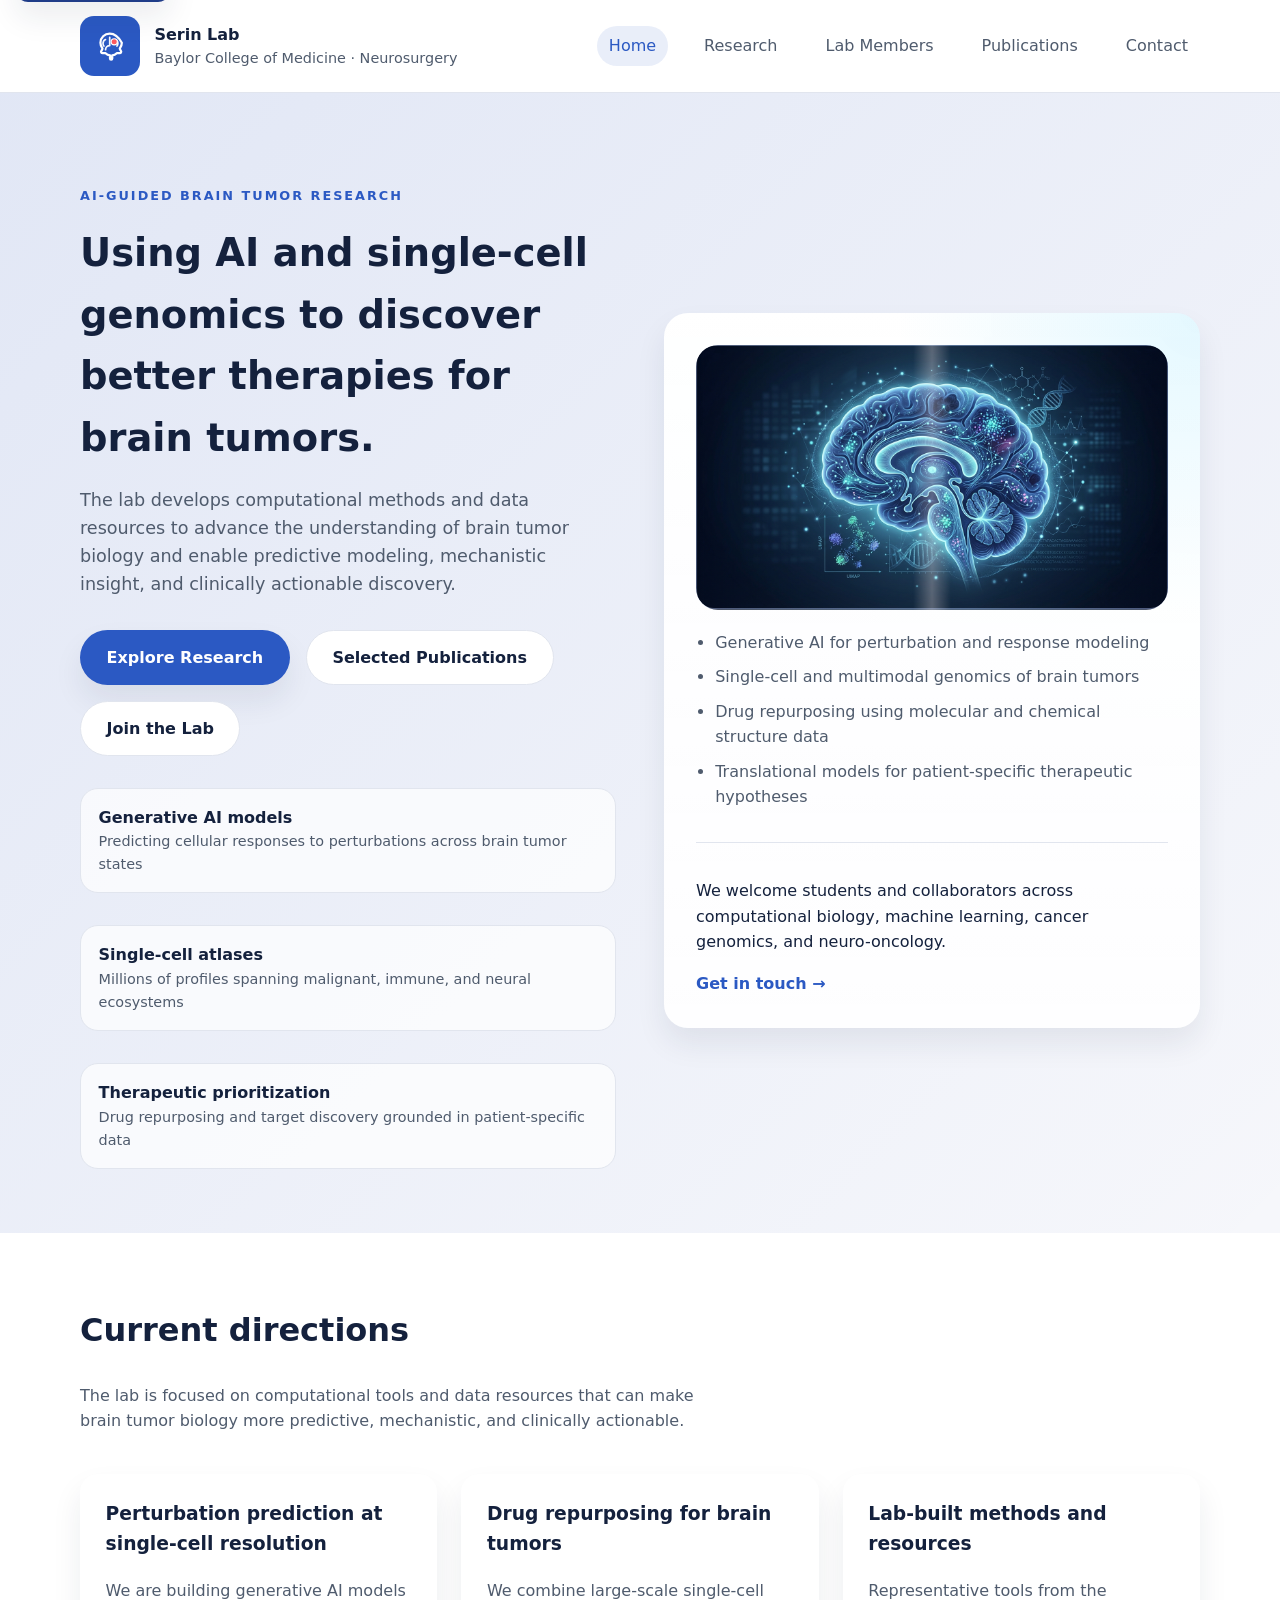
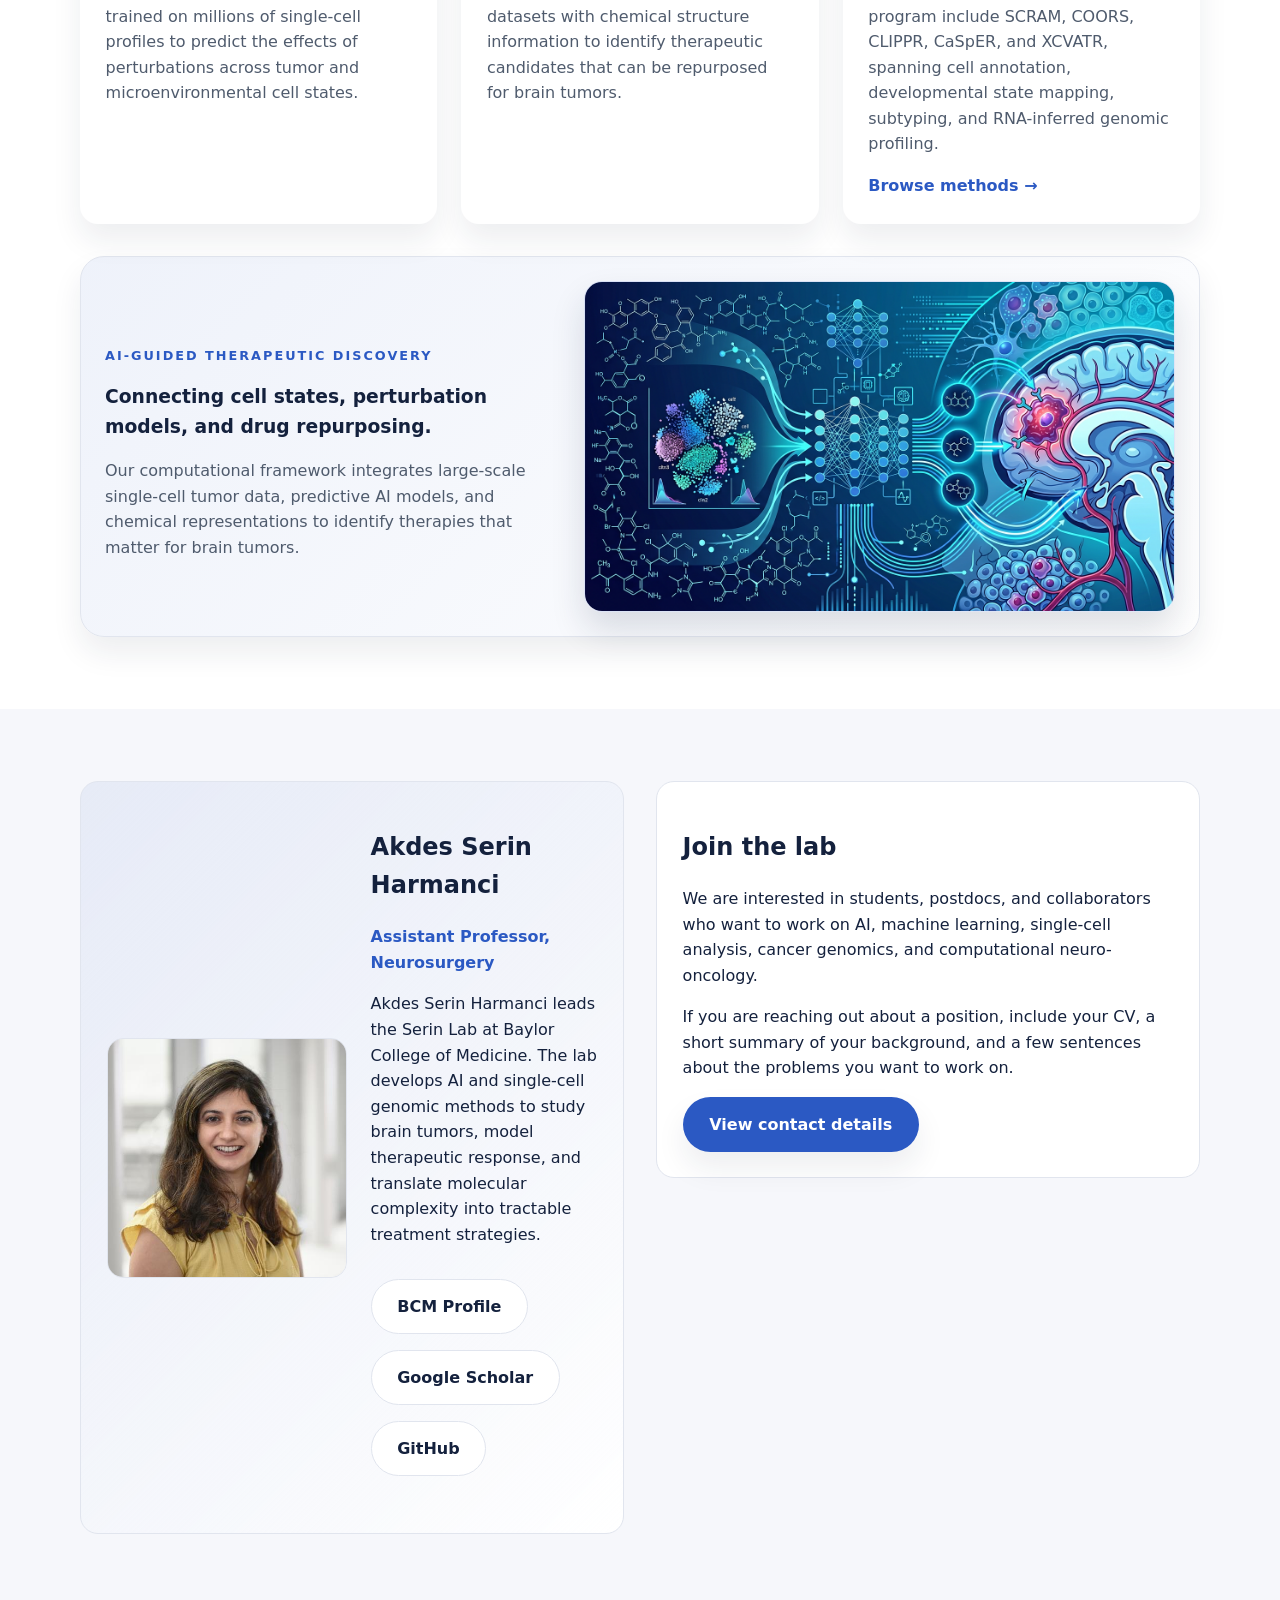
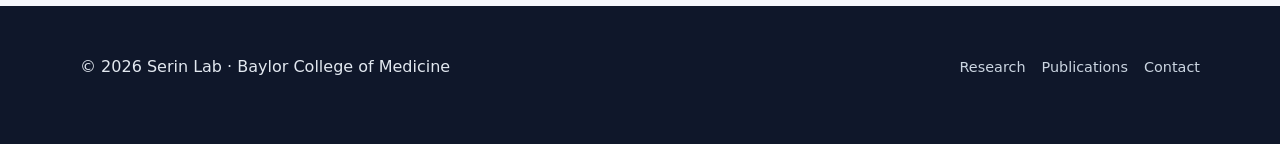
<file: index.html>
<!doctype html>
<html lang="en">
  <head>
    <meta charset="utf-8" />
    <meta name="viewport" content="width=device-width, initial-scale=1" />
    <title>Serin Lab | AI for Brain Tumors</title>
    <meta
      name="description"
      content="Serin Lab at Baylor College of Medicine develops generative AI and single-cell genomic methods for brain tumor biology, perturbation modeling, and therapeutic discovery."
    />
    <meta name="theme-color" content="#2b59c3" />
    <meta property="og:title" content="Serin Lab | AI for Brain Tumors" />
    <meta
      property="og:description"
      content="Generative AI, single-cell genomics, and computational methods for brain tumor biology, perturbation modeling, and therapeutic discovery."
    />
    <meta property="og:type" content="website" />
    <meta property="og:url" content="https://serinlab.org/" />
    <meta property="og:site_name" content="Serin Lab" />
    <link rel="canonical" href="https://serinlab.org/" />
    <link rel="icon" href="favicon.svg" type="image/svg+xml" />
    <link rel="stylesheet" href="styles.css" />
  </head>
  <body class="home-page">
    <a class="skip-link" href="#main-content">Skip to content</a>
    <header class="site-header">
      <div class="container header-inner">
        <a class="brand brand-link" href="index.html" aria-label="Serin Lab home">
          <div class="brand-mark" aria-hidden="true">SL</div>
          <div>
            <p class="brand-title">Serin Lab</p>
            <p class="brand-subtitle">Baylor College of Medicine · Neurosurgery</p>
          </div>
        </a>
        <button
          class="nav-toggle"
          id="navToggle"
          aria-label="Toggle navigation"
          aria-expanded="false"
          aria-controls="siteNav"
        >
          <span></span>
          <span></span>
          <span></span>
        </button>
        <nav class="nav" id="siteNav">
          <a href="index.html">Home</a>
          <a href="research.html">Research</a>
          <a href="members.html">Lab Members</a>
          <a href="publications.html">Publications</a>
          <a href="contact.html">Contact</a>
        </nav>
      </div>
    </header>

    <main id="main-content">
      <section class="hero">
        <div class="container hero-grid">
          <div>
            <p class="eyebrow">AI-guided brain tumor research</p>
            <h1>Using AI and single-cell genomics to discover better therapies for brain tumors.</h1>
            <p class="lead">
              The lab develops computational methods and data resources to advance
              the understanding of brain tumor biology and enable predictive
              modeling, mechanistic insight, and clinically actionable discovery.
            </p>
            <div class="cta-row">
              <a class="button primary" href="research.html">Explore Research</a>
              <a class="button ghost" href="publications.html">Selected Publications</a>
              <a class="button ghost" href="contact.html">Join the Lab</a>
            </div>
            <div class="hero-stats">
              <div>
                <p class="stat-number">Generative AI models</p>
                <p class="stat-label">Predicting cellular responses to perturbations across brain tumor states</p>
              </div>
              <div>
                <p class="stat-number">Single-cell atlases</p>
                <p class="stat-label">Millions of profiles spanning malignant, immune, and neural ecosystems</p>
              </div>
              <div>
                <p class="stat-number">Therapeutic prioritization</p>
                <p class="stat-label">Drug repurposing and target discovery grounded in patient-specific data</p>
              </div>
            </div>
          </div>
          <div class="hero-card hero-card-animated" data-hero-card>
            <div class="hero-visual-wrap">
              <span class="hero-visual-backdrop" aria-hidden="true"></span>
              <span class="hero-scanline" aria-hidden="true"></span>
              <span class="hero-orbit hero-orbit-one" aria-hidden="true"></span>
              <span class="hero-orbit hero-orbit-two" aria-hidden="true"></span>
              <span class="hero-pulse hero-pulse-one" aria-hidden="true"></span>
              <span class="hero-pulse hero-pulse-two" aria-hidden="true"></span>
              <img
                class="hero-visual"
                src="images/ai/brain-tumor-hero.png"
                alt="Abstract AI and single-cell genomics illustration of a brain tumor research program"
              />
            </div>
            <ul>
              <li>Generative AI for perturbation and response modeling</li>
              <li>Single-cell and multimodal genomics of brain tumors</li>
              <li>Drug repurposing using molecular and chemical structure data</li>
              <li>Translational models for patient-specific therapeutic hypotheses</li>
            </ul>
            <div class="hero-card-footer">
              <p>
                We welcome students and collaborators across computational biology,
                machine learning, cancer genomics, and neuro-oncology.
              </p>
              <a class="text-link" href="contact.html">Get in touch →</a>
            </div>
          </div>
        </div>
      </section>

      <section class="section alt">
        <div class="container">
          <div class="section-header">
            <h2>Current directions</h2>
            <p>
              The lab is focused on computational tools and data resources that can
              make brain tumor biology more predictive, mechanistic, and clinically
              actionable.
            </p>
          </div>
          <div class="card-grid">
            <article class="card">
              <h3>Perturbation prediction at single-cell resolution</h3>
              <p>
                We are building generative AI models trained on millions of
                single-cell profiles to predict the effects of perturbations across
                tumor and microenvironmental cell states.
              </p>
            </article>
            <article class="card">
              <h3>Drug repurposing for brain tumors</h3>
              <p>
                We combine large-scale single-cell datasets with chemical structure
                information to identify therapeutic candidates that can be
                repurposed for brain tumors.
              </p>
            </article>
            <article class="card">
              <h3>Lab-built methods and resources</h3>
              <p>
                Representative tools from the program include SCRAM, COORS, CLIPPR,
                CaSpER, and XCVATR, spanning cell annotation, developmental state
                mapping, subtyping, and RNA-inferred genomic profiling.
              </p>
              <a class="text-link" href="publications.html">Browse methods →</a>
            </article>
          </div>
          <div class="feature-visual-card">
            <div class="feature-visual-copy">
              <p class="eyebrow">AI-guided therapeutic discovery</p>
              <h3>Connecting cell states, perturbation models, and drug repurposing.</h3>
              <p>
                Our computational framework integrates large-scale single-cell
                tumor data, predictive AI models, and chemical representations to
                identify therapies that matter for brain tumors.
              </p>
            </div>
            <img
              class="feature-visual"
              src="images/ai/drug-discovery-panel.png"
              alt="Abstract illustration of AI-guided drug discovery for brain tumors"
            />
          </div>
        </div>
      </section>

      <section class="section">
        <div class="container contact-grid">
          <div class="contact-card alt member-feature">
            <img
              class="member-photo member-photo-large"
              src="images/people/akdes-serin-harmanci.png"
              alt="Portrait of Akdes Serin Harmanci"
            />
            <div>
              <h2>Akdes Serin Harmanci</h2>
              <p class="member-role">Assistant Professor, Neurosurgery</p>
              <p>
                Akdes Serin Harmanci leads the Serin Lab at Baylor College of Medicine.
                The lab develops AI and single-cell genomic methods to study brain
                tumors, model therapeutic response, and translate molecular complexity
                into tractable treatment strategies.
              </p>
              <div class="cta-row">
                <a
                  class="button ghost"
                  href="https://bcm.edu/people-search/akdes-serin-harmanci-73146"
                  target="_blank"
                  rel="noopener noreferrer"
                >
                  BCM Profile
                </a>
                <a
                  class="button ghost"
                  href="https://scholar.google.com/citations?user=MxQho6gAAAAJ&hl=en"
                  target="_blank"
                  rel="noopener noreferrer"
                >
                  Google Scholar
                </a>
                <a
                  class="button ghost"
                  href="https://github.com/akdess"
                  target="_blank"
                  rel="noopener noreferrer"
                >
                  GitHub
                </a>
              </div>
            </div>
          </div>
          <div class="contact-card">
            <h2>Join the lab</h2>
            <p>
              We are interested in students, postdocs, and collaborators who want
              to work on AI, machine learning, single-cell analysis, cancer
              genomics, and computational neuro-oncology.
            </p>
            <p>
              If you are reaching out about a position, include your CV, a short
              summary of your background, and a few sentences about the problems you
              want to work on.
            </p>
            <a class="button primary" href="contact.html">View contact details</a>
          </div>
        </div>
      </section>
    </main>

    <footer class="site-footer">
      <div class="container footer-inner">
        <p>© <span id="year"></span> Serin Lab · Baylor College of Medicine</p>
        <div class="footer-links">
          <a href="research.html">Research</a>
          <a href="publications.html">Publications</a>
          <a href="contact.html">Contact</a>
        </div>
      </div>
    </footer>

    <script src="main.js"></script>
  </body>
</html>
</file>
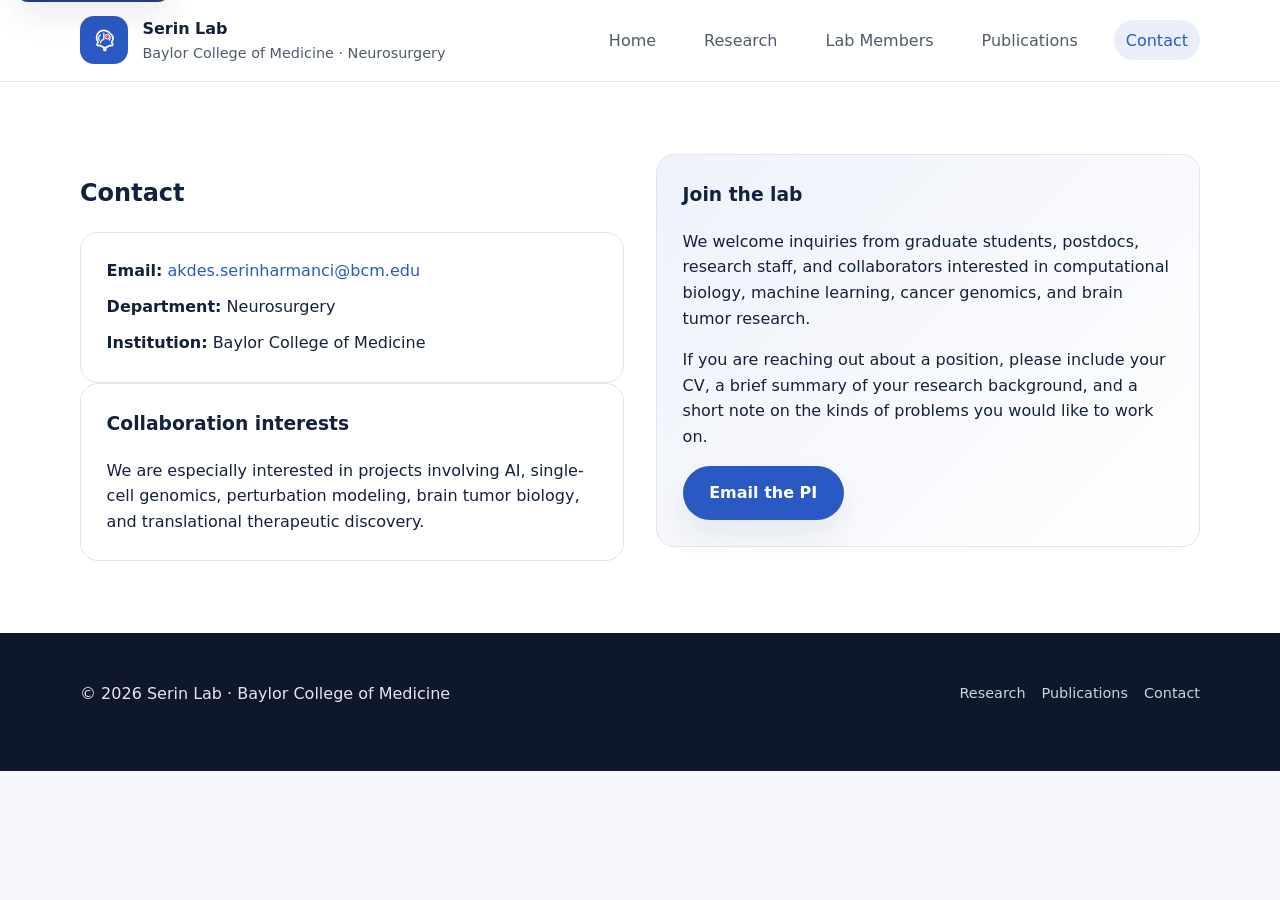
<file: contact.html>
<!doctype html>
<html lang="en">
  <head>
    <meta charset="utf-8" />
    <meta name="viewport" content="width=device-width, initial-scale=1" />
    <title>Contact | Serin Lab</title>
    <meta
      name="description"
      content="Contact the Serin Lab at Baylor College of Medicine for collaborations, recruitment, and AI-driven brain tumor research inquiries."
    />
    <meta name="theme-color" content="#2b59c3" />
    <meta property="og:title" content="Contact | Serin Lab" />
    <meta
      property="og:description"
      content="Reach out to the Serin Lab for collaborations, student recruitment, and brain tumor AI research inquiries."
    />
    <meta property="og:type" content="website" />
    <meta property="og:url" content="https://serinlab.org/contact.html" />
    <meta property="og:site_name" content="Serin Lab" />
    <link rel="canonical" href="https://serinlab.org/contact.html" />
    <link rel="icon" href="favicon.svg" type="image/svg+xml" />
    <link rel="stylesheet" href="styles.css" />
  </head>
  <body>
    <a class="skip-link" href="#main-content">Skip to content</a>
    <header class="site-header">
      <div class="container header-inner">
        <a class="brand brand-link" href="index.html" aria-label="Serin Lab home">
          <div class="brand-mark" aria-hidden="true">SL</div>
          <div>
            <p class="brand-title">Serin Lab</p>
            <p class="brand-subtitle">Baylor College of Medicine · Neurosurgery</p>
          </div>
        </a>
        <button
          class="nav-toggle"
          id="navToggle"
          aria-label="Toggle navigation"
          aria-expanded="false"
          aria-controls="siteNav"
        >
          <span></span>
          <span></span>
          <span></span>
        </button>
        <nav class="nav" id="siteNav">
          <a href="index.html">Home</a>
          <a href="research.html">Research</a>
          <a href="members.html">Lab Members</a>
          <a href="publications.html">Publications</a>
          <a href="contact.html">Contact</a>
        </nav>
      </div>
    </header>

    <main id="main-content">
      <section class="section alt">
        <div class="container contact-grid">
          <div>
            <h1>Contact</h1>
            <div class="contact-card">
              <ul class="contact-list">
                <li>
                  <strong>Email:</strong>
                  <a href="mailto:akdes.serinharmanci@bcm.edu">akdes.serinharmanci@bcm.edu</a>
                </li>
                <li><strong>Department:</strong> Neurosurgery</li>
                <li><strong>Institution:</strong> Baylor College of Medicine</li>
              </ul>
            </div>
            <div class="contact-card">
              <h3>Collaboration interests</h3>
              <p>
                We are especially interested in projects involving AI, single-cell
                genomics, perturbation modeling, brain tumor biology, and
                translational therapeutic discovery.
              </p>
            </div>
          </div>
          <div class="contact-card alt">
            <h3>Join the lab</h3>
            <p>
              We welcome inquiries from graduate students, postdocs, research
              staff, and collaborators interested in computational biology,
              machine learning, cancer genomics, and brain tumor research.
            </p>
            <p>
              If you are reaching out about a position, please include your CV, a
              brief summary of your research background, and a short note on the
              kinds of problems you would like to work on.
            </p>
            <a class="button primary" href="mailto:akdes.serinharmanci@bcm.edu">
              Email the PI
            </a>
          </div>
        </div>
      </section>
    </main>

    <footer class="site-footer">
      <div class="container footer-inner">
        <p>© <span id="year"></span> Serin Lab · Baylor College of Medicine</p>
        <div class="footer-links">
          <a href="research.html">Research</a>
          <a href="publications.html">Publications</a>
          <a href="contact.html">Contact</a>
        </div>
      </div>
    </footer>

    <script src="main.js"></script>
  </body>
</html>
</file>
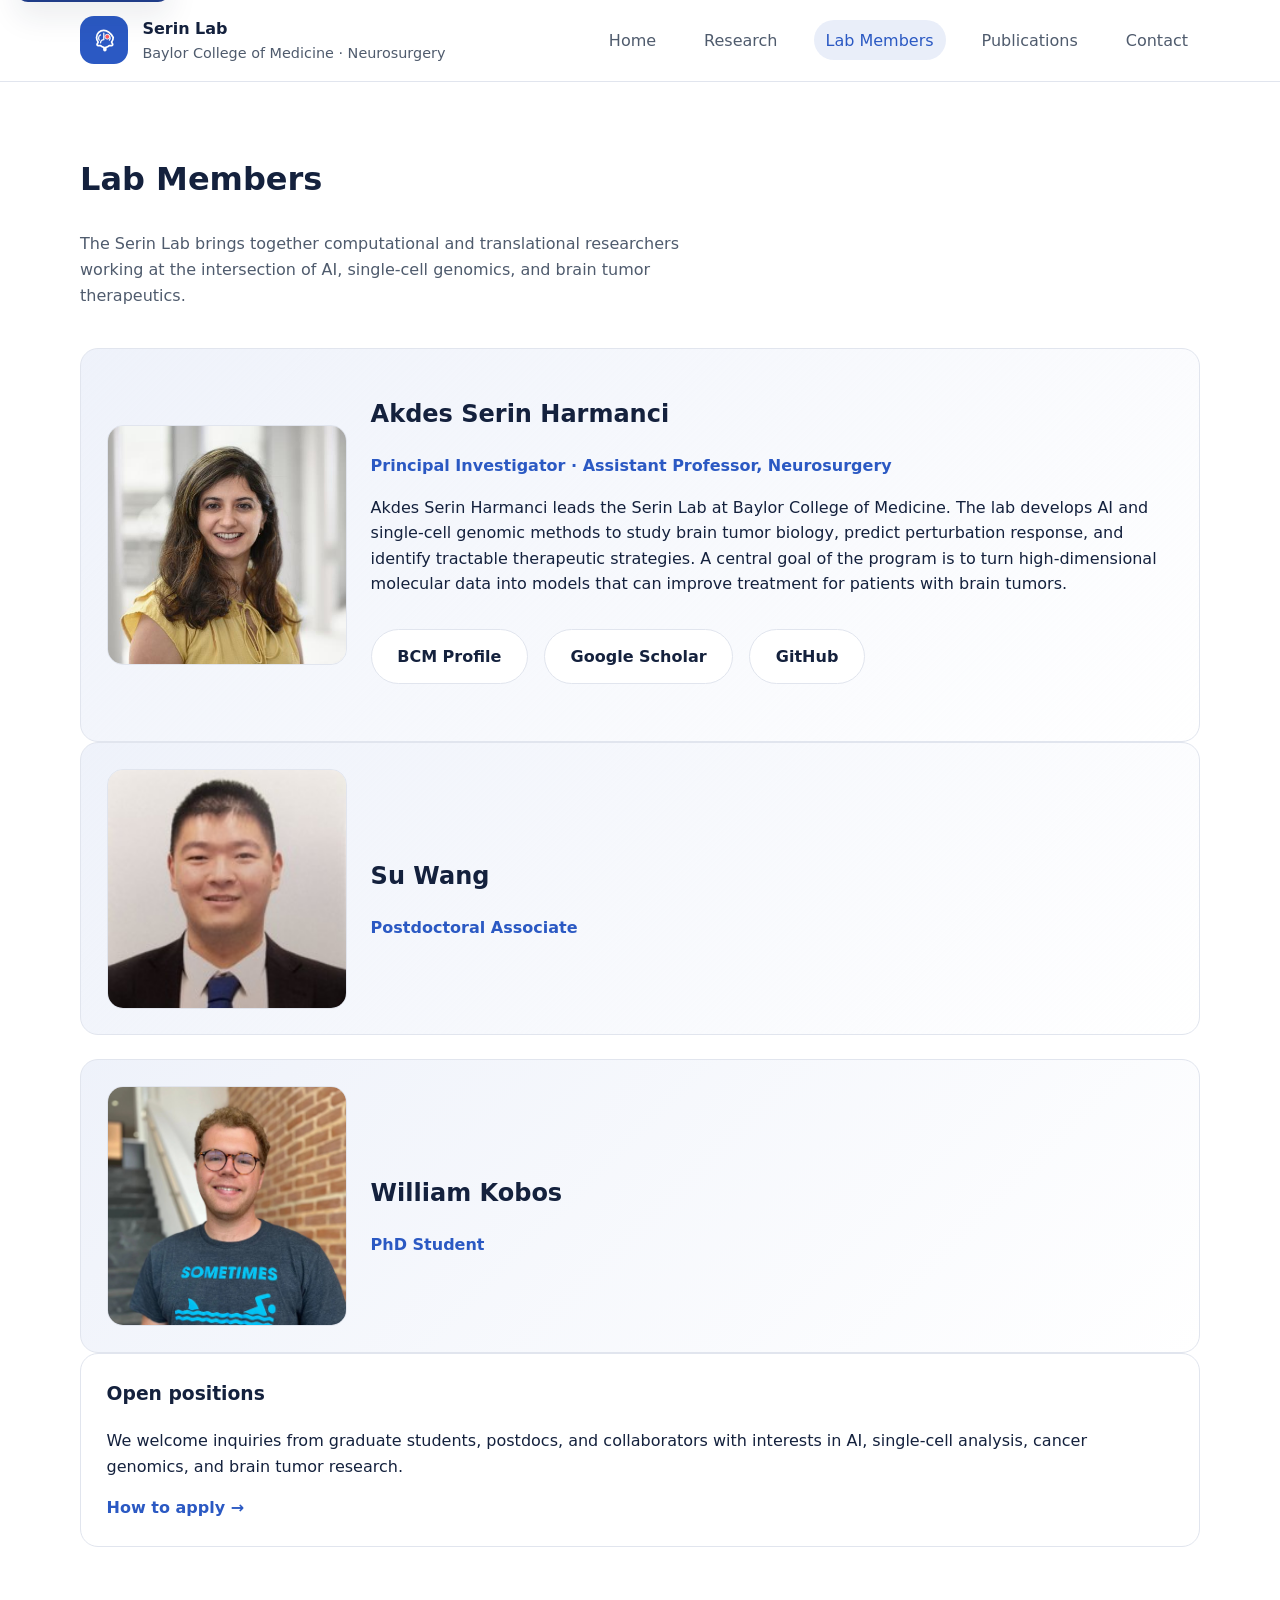
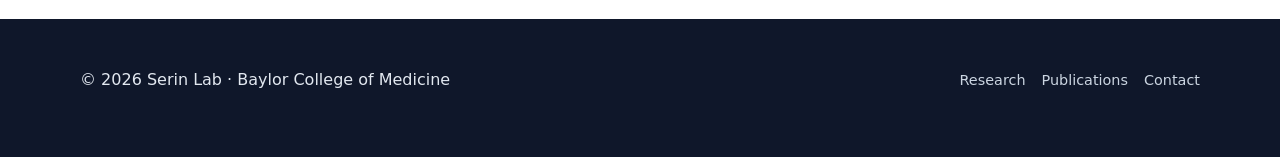
<file: members.html>
<!doctype html>
<html lang="en">
  <head>
    <meta charset="utf-8" />
    <meta name="viewport" content="width=device-width, initial-scale=1" />
    <title>Lab Members | Serin Lab</title>
    <meta
      name="description"
      content="Meet the Serin Lab team at Baylor College of Medicine and learn about the lab's AI-driven research mission in brain tumors."
    />
    <meta name="theme-color" content="#2b59c3" />
    <meta property="og:title" content="Lab Members | Serin Lab" />
    <meta
      property="og:description"
      content="Meet the investigators and students in the Serin Lab and learn about opportunities to join."
    />
    <meta property="og:type" content="website" />
    <meta property="og:url" content="https://serinlab.org/members.html" />
    <meta property="og:site_name" content="Serin Lab" />
    <link rel="canonical" href="https://serinlab.org/members.html" />
    <link rel="icon" href="favicon.svg" type="image/svg+xml" />
    <link rel="stylesheet" href="styles.css" />
  </head>
  <body>
    <a class="skip-link" href="#main-content">Skip to content</a>
    <header class="site-header">
      <div class="container header-inner">
        <a class="brand brand-link" href="index.html" aria-label="Serin Lab home">
          <div class="brand-mark" aria-hidden="true">SL</div>
          <div>
            <p class="brand-title">Serin Lab</p>
            <p class="brand-subtitle">Baylor College of Medicine · Neurosurgery</p>
          </div>
        </a>
        <button
          class="nav-toggle"
          id="navToggle"
          aria-label="Toggle navigation"
          aria-expanded="false"
          aria-controls="siteNav"
        >
          <span></span>
          <span></span>
          <span></span>
        </button>
        <nav class="nav" id="siteNav">
          <a href="index.html">Home</a>
          <a href="research.html">Research</a>
          <a href="members.html">Lab Members</a>
          <a href="publications.html">Publications</a>
          <a href="contact.html">Contact</a>
        </nav>
      </div>
    </header>

    <main id="main-content">
      <section class="section alt">
        <div class="container">
          <div class="section-header">
            <h1>Lab Members</h1>
            <p>
              The Serin Lab brings together computational and translational
              researchers working at the intersection of AI, single-cell genomics,
              and brain tumor therapeutics.
            </p>
          </div>

          <div class="contact-card alt member-feature">
            <img
              class="member-photo member-photo-large"
              src="images/people/akdes-serin-harmanci.png"
              alt="Portrait of Akdes Serin Harmanci"
            />
            <div>
              <h2>Akdes Serin Harmanci</h2>
              <p class="member-role">Principal Investigator · Assistant Professor, Neurosurgery</p>
              <p>
                Akdes Serin Harmanci leads the Serin Lab at Baylor College of
                Medicine. The lab develops AI and single-cell genomic methods to
                study brain tumor biology, predict perturbation response, and
                identify tractable therapeutic strategies. A central goal of the
                program is to turn high-dimensional molecular data into models that
                can improve treatment for patients with brain tumors.
              </p>
              <div class="cta-row">
                <a
                  class="button ghost"
                  href="https://bcm.edu/people-search/akdes-serin-harmanci-73146"
                  target="_blank"
                  rel="noopener noreferrer"
                >
                  BCM Profile
                </a>
                <a
                  class="button ghost"
                  href="https://scholar.google.com/citations?user=MxQho6gAAAAJ&hl=en"
                  target="_blank"
                  rel="noopener noreferrer"
                >
                  Google Scholar
                </a>
                <a
                  class="button ghost"
                  href="https://github.com/akdess"
                  target="_blank"
                  rel="noopener noreferrer"
                >
                  GitHub
                </a>
              </div>
            </div>
          </div>

          <div class="member-grid member-list">
            <div class="contact-card alt member-feature">
              <img
                class="member-photo member-photo-large"
                src="images/people/su-wang.png"
                alt="Portrait of Su Wang"
              />
              <div>
                <h2>Su Wang</h2>
                <p class="member-role">Postdoctoral Associate</p>
              </div>
            </div>
            <div class="contact-card alt member-feature">
              <img
                class="member-photo member-photo-large"
                src="images/people/william-kobos.png"
                alt="Portrait of William Kobos"
              />
              <div>
                <h2>William Kobos</h2>
                <p class="member-role">PhD Student</p>
              </div>
            </div>
          </div>

          <div class="contact-grid">
            <div class="contact-card">
              <h3>Open positions</h3>
              <p>
                We welcome inquiries from graduate students, postdocs, and
                collaborators with interests in AI, single-cell analysis, cancer
                genomics, and brain tumor research.
              </p>
              <a class="text-link" href="contact.html">How to apply →</a>
            </div>
          </div>
        </div>
      </section>
    </main>

    <footer class="site-footer">
      <div class="container footer-inner">
        <p>© <span id="year"></span> Serin Lab · Baylor College of Medicine</p>
        <div class="footer-links">
          <a href="research.html">Research</a>
          <a href="publications.html">Publications</a>
          <a href="contact.html">Contact</a>
        </div>
      </div>
    </footer>

    <script src="main.js"></script>
  </body>
</html>
</file>
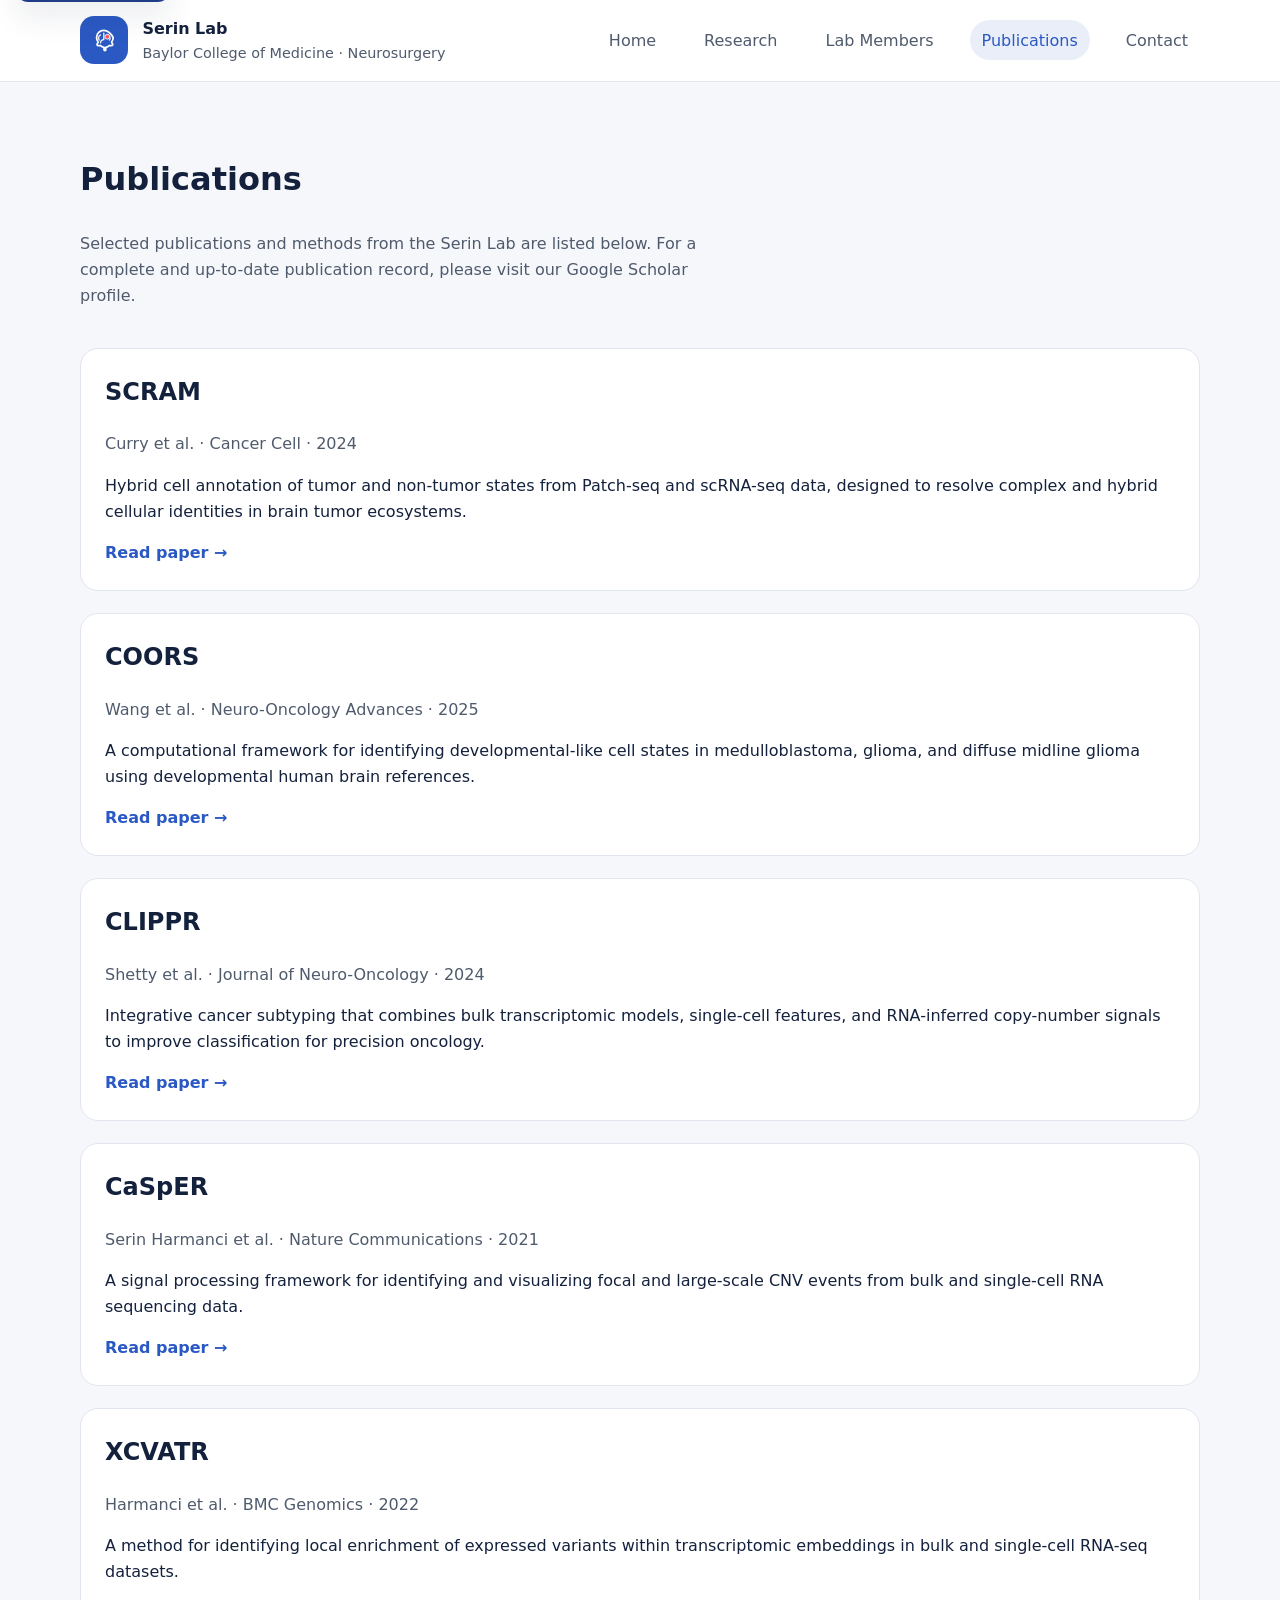
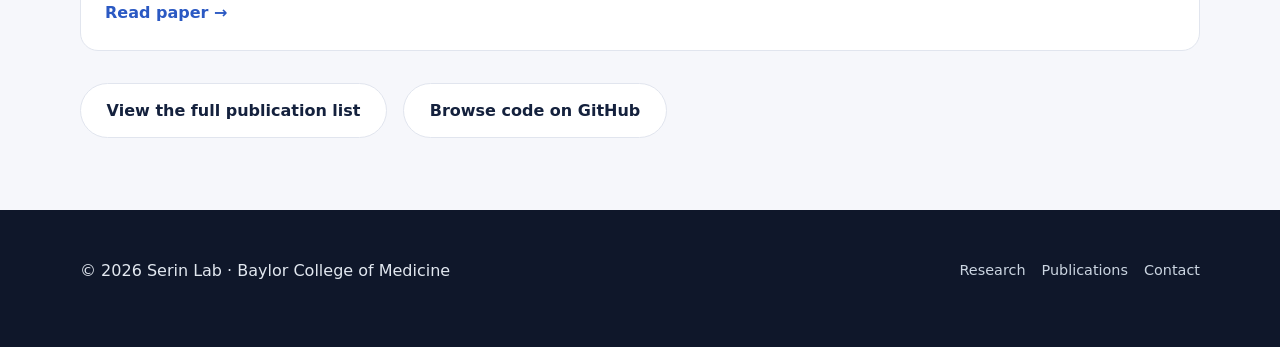
<file: publications.html>
<!doctype html>
<html lang="en">
  <head>
    <meta charset="utf-8" />
    <meta name="viewport" content="width=device-width, initial-scale=1" />
    <title>Publications | Serin Lab</title>
    <meta
      name="description"
      content="Selected publications and software from the Serin Lab, highlighting generative AI, single-cell genomics, tumor modeling, and computational neuro-oncology."
    />
    <meta name="theme-color" content="#2b59c3" />
    <meta property="og:title" content="Publications | Serin Lab" />
    <meta
      property="og:description"
      content="Browse selected publications and methods from the Serin Lab and visit the full Google Scholar profile."
    />
    <meta property="og:type" content="website" />
    <meta property="og:url" content="https://serinlab.org/publications.html" />
    <meta property="og:site_name" content="Serin Lab" />
    <link rel="canonical" href="https://serinlab.org/publications.html" />
    <link rel="icon" href="favicon.svg" type="image/svg+xml" />
    <link rel="stylesheet" href="styles.css" />
  </head>
  <body>
    <a class="skip-link" href="#main-content">Skip to content</a>
    <header class="site-header">
      <div class="container header-inner">
        <a class="brand brand-link" href="index.html" aria-label="Serin Lab home">
          <div class="brand-mark" aria-hidden="true">SL</div>
          <div>
            <p class="brand-title">Serin Lab</p>
            <p class="brand-subtitle">Baylor College of Medicine · Neurosurgery</p>
          </div>
        </a>
        <button
          class="nav-toggle"
          id="navToggle"
          aria-label="Toggle navigation"
          aria-expanded="false"
          aria-controls="siteNav"
        >
          <span></span>
          <span></span>
          <span></span>
        </button>
        <nav class="nav" id="siteNav">
          <a href="index.html">Home</a>
          <a href="research.html">Research</a>
          <a href="members.html">Lab Members</a>
          <a href="publications.html">Publications</a>
          <a href="contact.html">Contact</a>
        </nav>
      </div>
    </header>

    <main id="main-content">
      <section class="section">
        <div class="container">
          <div class="section-header">
            <h1>Publications</h1>
            <p>
              Selected publications and methods from the Serin Lab are listed
              below. For a complete and up-to-date publication record, please visit
              our Google Scholar profile.
            </p>
          </div>

          <div class="publication-list">
            <article>
              <h2>SCRAM</h2>
              <p class="publication-meta">Curry et al. · Cancer Cell · 2024</p>
              <p>
                Hybrid cell annotation of tumor and non-tumor states from Patch-seq
                and scRNA-seq data, designed to resolve complex and hybrid cellular
                identities in brain tumor ecosystems.
              </p>
              <a
                class="text-link"
                href="https://www.cell.com/cancer-cell/abstract/S1535-6108(24)00308-8"
                target="_blank"
                rel="noopener noreferrer"
              >
                Read paper →
              </a>
            </article>

            <article>
              <h2>COORS</h2>
              <p class="publication-meta">Wang et al. · Neuro-Oncology Advances · 2025</p>
              <p>
                A computational framework for identifying developmental-like cell
                states in medulloblastoma, glioma, and diffuse midline glioma using
                developmental human brain references.
              </p>
              <a
                class="text-link"
                href="https://academic.oup.com/noa/article/7/1/vdaf016/7976774"
                target="_blank"
                rel="noopener noreferrer"
              >
                Read paper →
              </a>
            </article>

            <article>
              <h2>CLIPPR</h2>
              <p class="publication-meta">Shetty et al. · Journal of Neuro-Oncology · 2024</p>
              <p>
                Integrative cancer subtyping that combines bulk transcriptomic
                models, single-cell features, and RNA-inferred copy-number signals
                to improve classification for precision oncology.
              </p>
              <a
                class="text-link"
                href="https://link.springer.com/article/10.1007/s11060-024-04710-6"
                target="_blank"
                rel="noopener noreferrer"
              >
                Read paper →
              </a>
            </article>

            <article>
              <h2>CaSpER</h2>
              <p class="publication-meta">Serin Harmanci et al. · Nature Communications · 2021</p>
              <p>
                A signal processing framework for identifying and visualizing focal
                and large-scale CNV events from bulk and single-cell RNA sequencing
                data.
              </p>
              <a
                class="text-link"
                href="https://www.nature.com/articles/s41467-019-13779-x"
                target="_blank"
                rel="noopener noreferrer"
              >
                Read paper →
              </a>
            </article>

            <article>
              <h2>XCVATR</h2>
              <p class="publication-meta">Harmanci et al. · BMC Genomics · 2022</p>
              <p>
                A method for identifying local enrichment of expressed variants
                within transcriptomic embeddings in bulk and single-cell RNA-seq
                datasets.
              </p>
              <a
                class="text-link"
                href="https://bmcgenomics.biomedcentral.com/articles/10.1186/s12864-022-09004-7"
                target="_blank"
                rel="noopener noreferrer"
              >
                Read paper →
              </a>
            </article>
          </div>

          <div class="publication-cta">
            <a
              class="button ghost"
              href="https://scholar.google.com/citations?user=MxQho6gAAAAJ&hl=en"
              target="_blank"
              rel="noopener noreferrer"
            >
              View the full publication list
            </a>
            <a
              class="button ghost"
              href="https://github.com/akdess"
              target="_blank"
              rel="noopener noreferrer"
            >
              Browse code on GitHub
            </a>
          </div>
        </div>
      </section>
    </main>

    <footer class="site-footer">
      <div class="container footer-inner">
        <p>© <span id="year"></span> Serin Lab · Baylor College of Medicine</p>
        <div class="footer-links">
          <a href="research.html">Research</a>
          <a href="publications.html">Publications</a>
          <a href="contact.html">Contact</a>
        </div>
      </div>
    </footer>

    <script src="main.js"></script>
  </body>
</html>
</file>
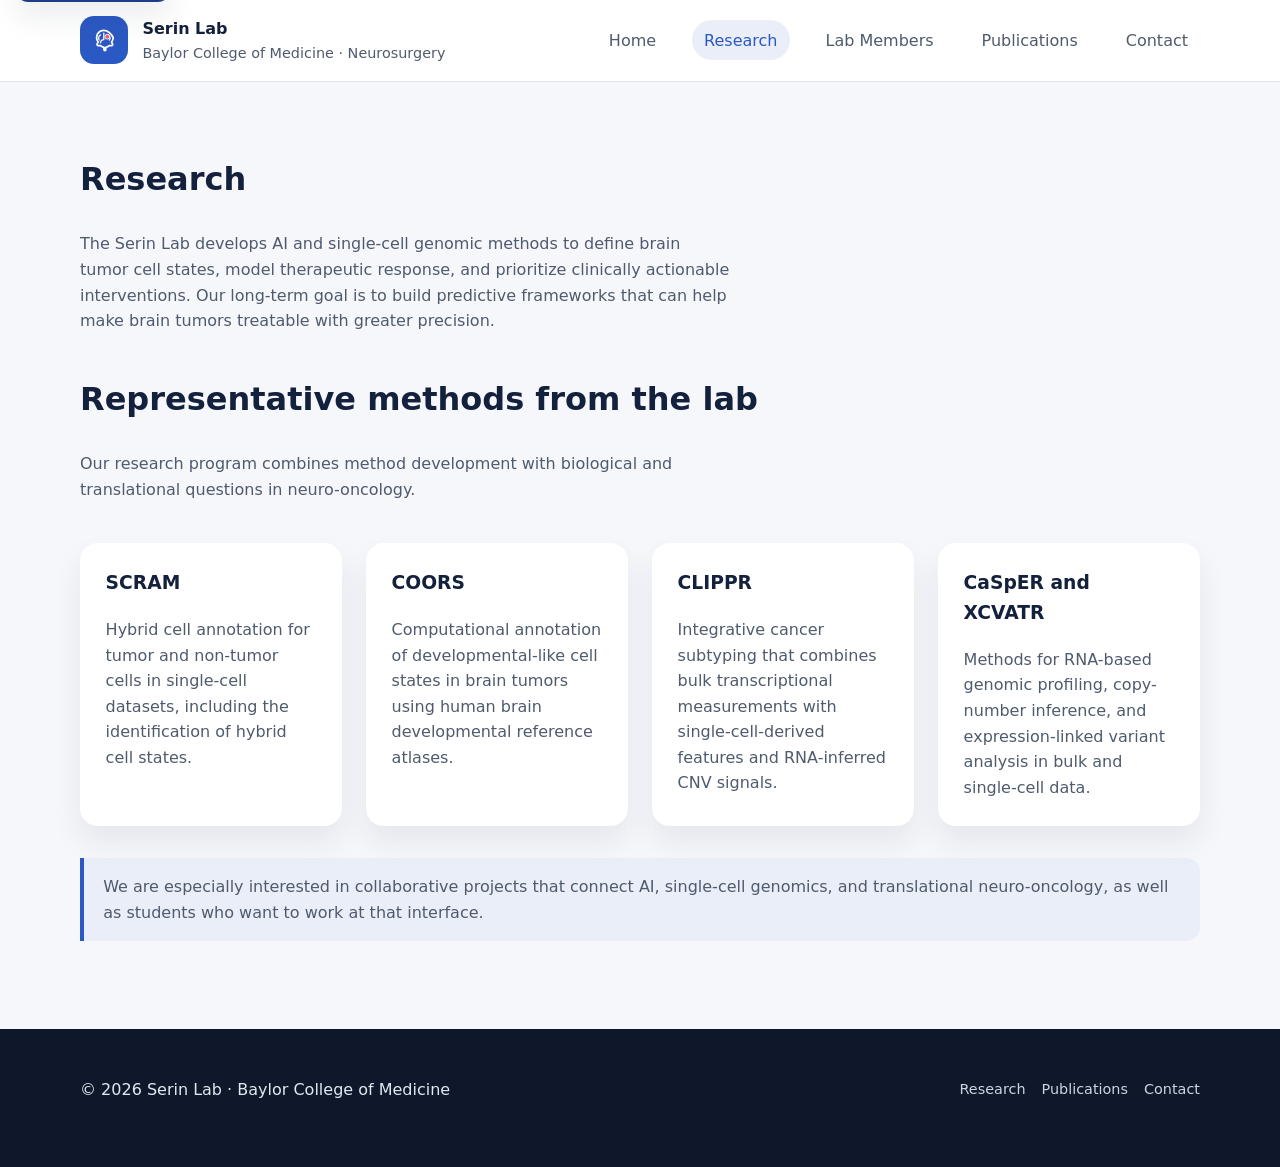
<file: research.html>
<!doctype html>
<html lang="en">
  <head>
    <meta charset="utf-8" />
    <meta name="viewport" content="width=device-width, initial-scale=1" />
    <title>Research | Serin Lab</title>
    <meta
      name="description"
      content="Research programs in the Serin Lab, spanning generative AI, single-cell genomics, tumor ecosystems, and AI-guided therapeutic discovery for brain tumors."
    />
    <meta name="theme-color" content="#2b59c3" />
    <meta property="og:title" content="Research | Serin Lab" />
    <meta
      property="og:description"
      content="Learn how the Serin Lab uses generative AI, single-cell genomics, and translational modeling to study and treat brain tumors."
    />
    <meta property="og:type" content="website" />
    <meta property="og:url" content="https://serinlab.org/research.html" />
    <meta property="og:site_name" content="Serin Lab" />
    <link rel="canonical" href="https://serinlab.org/research.html" />
    <link rel="icon" href="favicon.svg" type="image/svg+xml" />
    <link rel="stylesheet" href="styles.css" />
  </head>
  <body>
    <a class="skip-link" href="#main-content">Skip to content</a>
    <header class="site-header">
      <div class="container header-inner">
        <a class="brand brand-link" href="index.html" aria-label="Serin Lab home">
          <div class="brand-mark" aria-hidden="true">SL</div>
          <div>
            <p class="brand-title">Serin Lab</p>
            <p class="brand-subtitle">Baylor College of Medicine · Neurosurgery</p>
          </div>
        </a>
        <button
          class="nav-toggle"
          id="navToggle"
          aria-label="Toggle navigation"
          aria-expanded="false"
          aria-controls="siteNav"
        >
          <span></span>
          <span></span>
          <span></span>
        </button>
        <nav class="nav" id="siteNav">
          <a href="index.html">Home</a>
          <a href="research.html">Research</a>
          <a href="members.html">Lab Members</a>
          <a href="publications.html">Publications</a>
          <a href="contact.html">Contact</a>
        </nav>
      </div>
    </header>

    <main id="main-content">
      <section class="section">
        <div class="container">
          <div class="section-header">
            <h1>Research</h1>
            <p>
              The Serin Lab develops AI and single-cell genomic methods to define
              brain tumor cell states, model therapeutic response, and prioritize
              clinically actionable interventions. Our long-term goal is to build
              predictive frameworks that can help make brain tumors treatable with
              greater precision.
            </p>
          </div>

          <div class="section-header">
            <h2>Representative methods from the lab</h2>
            <p>
              Our research program combines method development with biological and
              translational questions in neuro-oncology.
            </p>
          </div>
          <div class="card-grid">
            <article class="card">
              <h3>SCRAM</h3>
              <p>
                Hybrid cell annotation for tumor and non-tumor cells in single-cell
                datasets, including the identification of hybrid cell states.
              </p>
            </article>
            <article class="card">
              <h3>COORS</h3>
              <p>
                Computational annotation of developmental-like cell states in brain
                tumors using human brain developmental reference atlases.
              </p>
            </article>
            <article class="card">
              <h3>CLIPPR</h3>
              <p>
                Integrative cancer subtyping that combines bulk transcriptional
                measurements with single-cell-derived features and RNA-inferred CNV
                signals.
              </p>
            </article>
            <article class="card">
              <h3>CaSpER and XCVATR</h3>
              <p>
                Methods for RNA-based genomic profiling, copy-number inference, and
                expression-linked variant analysis in bulk and single-cell data.
              </p>
            </article>
          </div>

          <p class="note strong">
            We are especially interested in collaborative projects that connect AI,
            single-cell genomics, and translational neuro-oncology, as well as
            students who want to work at that interface.
          </p>
        </div>
      </section>
    </main>

    <footer class="site-footer">
      <div class="container footer-inner">
        <p>© <span id="year"></span> Serin Lab · Baylor College of Medicine</p>
        <div class="footer-links">
          <a href="research.html">Research</a>
          <a href="publications.html">Publications</a>
          <a href="contact.html">Contact</a>
        </div>
      </div>
    </footer>

    <script src="main.js"></script>
  </body>
</html>
</file>
<file: styles.css>
*,
*::before,
*::after {
  box-sizing: border-box;
}

html {
  scroll-behavior: smooth;
}

:root {
  color-scheme: light;
  --bg: #f6f7fb;
  --surface: #ffffff;
  --text: #14213d;
  --muted: #4f5b6d;
  --accent: #2b59c3;
  --accent-dark: #1f3c88;
  --border: #e1e5ee;
  --shadow: 0 16px 30px rgba(20, 33, 61, 0.08);
}

body {
  margin: 0;
  font-family: "Inter", "Segoe UI", system-ui, -apple-system, sans-serif;
  color: var(--text);
  background: var(--bg);
  line-height: 1.6;
  min-height: 100vh;
}

a {
  color: inherit;
  text-decoration: none;
}

button,
input,
textarea,
select {
  font: inherit;
}

img {
  max-width: 100%;
  display: block;
}

.skip-link {
  position: absolute;
  left: 1rem;
  top: -3rem;
  z-index: 20;
  padding: 0.75rem 1rem;
  border-radius: 12px;
  background: var(--accent-dark);
  color: #fff;
  box-shadow: var(--shadow);
}

.skip-link:focus-visible {
  top: 1rem;
}

.container {
  width: min(1120px, 90vw);
  margin: 0 auto;
}

.site-header {
  position: sticky;
  top: 0;
  z-index: 10;
  background: rgba(255, 255, 255, 0.92);
  backdrop-filter: blur(12px);
  border-bottom: 1px solid var(--border);
}

.header-inner {
  display: flex;
  align-items: center;
  justify-content: space-between;
  padding: 1rem 0;
  gap: 2rem;
}

.brand {
  display: flex;
  align-items: center;
  gap: 0.9rem;
}

.brand-link {
  color: inherit;
}

.brand-mark {
  width: 48px;
  height: 48px;
  border-radius: 14px;
  display: grid;
  place-items: center;
  background: var(--accent);
  background-image: url("brain-tumor-icon.svg");
  background-repeat: no-repeat;
  background-position: center;
  background-size: 28px 28px;
  color: transparent;
  font-size: 0;
}

.home-page .brand-mark {
  width: 60px;
  height: 60px;
  background-size: 36px 36px;
}

.brand-title {
  font-weight: 700;
  margin: 0;
}

.brand-subtitle {
  margin: 0;
  color: var(--muted);
  font-size: 0.9rem;
}

.brand-link:hover .brand-mark,
.brand-link:focus-visible .brand-mark {
  background: var(--accent-dark);
}

.nav {
  display: flex;
  align-items: center;
  gap: 1.5rem;
  font-weight: 500;
}

.nav a {
  color: var(--muted);
  padding: 0.45rem 0.75rem;
  border-radius: 999px;
  transition:
    color 0.2s ease,
    background-color 0.2s ease;
}

.nav a:hover,
.nav a:focus-visible,
.nav a.is-active,
.nav a[aria-current="page"] {
  color: var(--accent);
  background: rgba(43, 89, 195, 0.1);
}

.nav-toggle {
  display: none;
  background: none;
  border: 1px solid transparent;
  border-radius: 12px;
  cursor: pointer;
  padding: 0.5rem;
  gap: 6px;
  flex-direction: column;
}

.nav-toggle span {
  width: 24px;
  height: 2px;
  background: var(--text);
  display: block;
}

.hero {
  padding: 5rem 0 4rem;
  background: linear-gradient(135deg, rgba(43, 89, 195, 0.1), transparent);
}

.hero-grid {
  display: grid;
  grid-template-columns: repeat(auto-fit, minmax(280px, 1fr));
  gap: 3rem;
  align-items: center;
}

.eyebrow {
  text-transform: uppercase;
  letter-spacing: 2px;
  color: var(--accent);
  font-weight: 600;
  font-size: 0.8rem;
  margin-bottom: 1rem;
}

.hero h1 {
  font-size: clamp(2.4rem, 3vw, 3.3rem);
  margin: 0 0 1rem;
}

.lead {
  font-size: 1.1rem;
  color: var(--muted);
  max-width: 540px;
}

.cta-row {
  display: flex;
  flex-wrap: wrap;
  gap: 1rem;
  margin: 2rem 0;
}

.button {
  padding: 0.85rem 1.6rem;
  border-radius: 999px;
  border: 1px solid transparent;
  font-weight: 600;
  display: inline-flex;
  align-items: center;
  justify-content: center;
  gap: 0.5rem;
  transition:
    transform 0.2s ease,
    background-color 0.2s ease,
    border-color 0.2s ease,
    box-shadow 0.2s ease;
}

.button.primary {
  background: var(--accent);
  color: white;
  box-shadow: var(--shadow);
}

.button.primary:hover {
  background: var(--accent-dark);
}

.button.ghost {
  border-color: var(--border);
  color: var(--text);
  background: white;
}

.button:hover {
  transform: translateY(-1px);
}

.hero-stats {
  display: flex;
  gap: 2rem;
  flex-wrap: wrap;
}

.hero-stats > div {
  min-width: 170px;
  padding: 1rem 1.1rem;
  border: 1px solid var(--border);
  border-radius: 18px;
  background: rgba(255, 255, 255, 0.72);
}

.stat-number {
  font-weight: 700;
  margin: 0;
  font-size: 1rem;
}

.stat-label {
  margin: 0;
  color: var(--muted);
  font-size: 0.9rem;
}

.hero-card {
  position: relative;
  background: var(--surface);
  border-radius: 24px;
  padding: 2rem;
  box-shadow: var(--shadow);
}

.hero-card-animated {
  overflow: hidden;
  transform-style: preserve-3d;
  background:
    radial-gradient(circle at top right, rgba(84, 211, 255, 0.16), transparent 34%),
    linear-gradient(180deg, rgba(255, 255, 255, 0.96), rgba(255, 255, 255, 0.9));
}

.hero-visual-wrap {
  position: relative;
  margin-bottom: 1.25rem;
  border-radius: 22px;
  overflow: hidden;
  background:
    radial-gradient(circle at center, rgba(68, 197, 255, 0.24), rgba(43, 89, 195, 0.08) 50%, transparent 72%),
    linear-gradient(135deg, rgba(19, 33, 61, 0.06), rgba(43, 89, 195, 0.12));
  animation: heroGlow 7s ease-in-out infinite, heroFloat 8s ease-in-out infinite;
}

.hero-visual-backdrop,
.hero-scanline {
  position: absolute;
  inset: 0;
  pointer-events: none;
}

.hero-visual-backdrop {
  z-index: 0;
  background:
    linear-gradient(135deg, rgba(7, 16, 38, 0.18), rgba(43, 89, 195, 0.08)),
    url("images/ai/brain-tumor-hero.png") center/cover no-repeat;
  transform: scale(1.12);
  filter: blur(10px) saturate(1.08);
  opacity: 0.7;
  animation: heroBackdropPan 18s ease-in-out infinite alternate;
}

.hero-scanline {
  z-index: 3;
  background:
    linear-gradient(90deg, transparent 0%, rgba(139, 237, 255, 0.08) 46%, rgba(255, 255, 255, 0.32) 50%, rgba(139, 237, 255, 0.08) 54%, transparent 100%);
  mix-blend-mode: screen;
  animation: heroScan 6.5s ease-in-out infinite;
}

.hero-visual {
  position: relative;
  z-index: 2;
  width: 100%;
  border-radius: 18px;
  border: 1px solid rgba(43, 89, 195, 0.14);
  box-shadow: 0 18px 34px rgba(20, 33, 61, 0.14);
  transform-origin: center center;
  animation: heroImagePan 16s ease-in-out infinite alternate;
  will-change: transform;
}

.hero-orbit,
.hero-pulse {
  position: absolute;
  z-index: 1;
  pointer-events: none;
}

.hero-orbit {
  border: 1px solid rgba(112, 220, 255, 0.28);
  border-radius: 999px;
}

.hero-orbit-one {
  inset: 8% 6%;
  animation: orbitSpin 18s linear infinite;
}

.hero-orbit-two {
  inset: 18% 16%;
  border-color: rgba(156, 122, 255, 0.2);
  animation: orbitSpinReverse 24s linear infinite;
}

.hero-pulse {
  width: 12px;
  height: 12px;
  border-radius: 999px;
  background: radial-gradient(circle, rgba(132, 231, 255, 0.9), rgba(132, 231, 255, 0));
  box-shadow: 0 0 20px rgba(132, 231, 255, 0.55);
}

.hero-pulse-one {
  top: 16%;
  right: 14%;
  animation: pulseDrift 6s ease-in-out infinite;
}

.hero-pulse-two {
  left: 12%;
  bottom: 14%;
  background: radial-gradient(circle, rgba(170, 133, 255, 0.85), rgba(170, 133, 255, 0));
  box-shadow: 0 0 20px rgba(170, 133, 255, 0.45);
  animation: pulseDrift 7.5s ease-in-out infinite reverse;
}

.hero-card h2 {
  margin-top: 0;
}

.hero-card ul {
  padding-left: 1.2rem;
  margin: 1rem 0 2rem;
  color: var(--muted);
}

.hero-card li + li {
  margin-top: 0.55rem;
}

.hero-card-footer {
  border-top: 1px solid var(--border);
  padding-top: 1.2rem;
}

@keyframes heroFloat {
  0%,
  100% {
    transform: translate3d(0, 0, 0) scale(1);
  }

  50% {
    transform: translate3d(0, -8px, 0) scale(1.01);
  }
}

@keyframes heroImagePan {
  0% {
    transform: translate3d(-1.5%, 0, 0) scale(1.02);
  }

  100% {
    transform: translate3d(1.5%, -1.2%, 0) scale(1.06);
  }
}

@keyframes heroGlow {
  0%,
  100% {
    box-shadow:
      inset 0 0 0 1px rgba(255, 255, 255, 0.14),
      0 18px 34px rgba(20, 33, 61, 0.08);
  }

  50% {
    box-shadow:
      inset 0 0 0 1px rgba(145, 223, 255, 0.18),
      0 24px 42px rgba(43, 89, 195, 0.16);
  }
}

@keyframes heroBackdropPan {
  0% {
    transform: scale(1.12) translate3d(-1.2%, -0.8%, 0);
  }

  100% {
    transform: scale(1.18) translate3d(1.2%, 0.8%, 0);
  }
}

@keyframes heroScan {
  0%,
  100% {
    transform: translateX(-120%);
    opacity: 0;
  }

  12%,
  78% {
    opacity: 1;
  }

  50% {
    transform: translateX(120%);
    opacity: 0.9;
  }
}

@keyframes orbitSpin {
  from {
    transform: rotate(0deg);
  }

  to {
    transform: rotate(360deg);
  }
}

@keyframes orbitSpinReverse {
  from {
    transform: rotate(360deg);
  }

  to {
    transform: rotate(0deg);
  }
}

@keyframes pulseDrift {
  0%,
  100% {
    transform: translate3d(0, 0, 0) scale(1);
    opacity: 0.72;
  }

  50% {
    transform: translate3d(10px, -12px, 0) scale(1.2);
    opacity: 1;
  }
}

.text-link {
  color: var(--accent);
  font-weight: 600;
}

.text-link:hover,
.text-link:focus-visible {
  color: var(--accent-dark);
}

.section {
  padding: 4.5rem 0;
}

.section.alt {
  background: white;
}

.section-header {
  max-width: 720px;
  margin-bottom: 2.5rem;
}

.section-header h1,
.section-header h2 {
  margin-top: 0;
  font-size: 2rem;
}

.section-header p {
  color: var(--muted);
  max-width: 64ch;
  margin-bottom: 0;
}

.card-grid {
  display: grid;
  gap: 1.5rem;
  grid-template-columns: repeat(auto-fit, minmax(240px, 1fr));
}

.card {
  background: var(--surface);
  padding: 1.6rem;
  border-radius: 18px;
  box-shadow: var(--shadow);
}

.card h2,
.card h3,
.member-card h2,
.publication-list h2,
.contact-card h3 {
  margin-top: 0;
}

.card p {
  color: var(--muted);
}

.card p:last-child,
.contact-card p:last-child,
.member-card p:last-child,
.publication-list article p:last-child {
  margin-bottom: 0;
}

.card,
.member-card,
.publication-list article,
.contact-card,
.hero-card,
.timeline-item {
  transition:
    transform 0.2s ease,
    box-shadow 0.2s ease,
    border-color 0.2s ease;
}

.card:hover,
.member-card:hover,
.publication-list article:hover,
.contact-card:hover,
.hero-card:hover,
.feature-visual-card:hover,
.timeline-item:hover {
  transform: translateY(-2px);
  box-shadow: 0 20px 36px rgba(20, 33, 61, 0.12);
}

.timeline {
  display: grid;
  gap: 1.4rem;
}

.timeline-item {
  padding: 1.4rem 1.6rem;
  border-radius: 16px;
  background: var(--bg);
  border: 1px solid var(--border);
}

.timeline-date {
  font-weight: 700;
  margin: 0 0 0.4rem;
}

.note {
  color: var(--muted);
  margin-top: 1.5rem;
}

.note.strong {
  margin-top: 2rem;
  padding: 1rem 1.2rem;
  border-left: 4px solid var(--accent);
  border-radius: 0 14px 14px 0;
  background: rgba(43, 89, 195, 0.06);
}

.member-grid {
  display: grid;
  gap: 1.5rem;
  grid-template-columns: repeat(auto-fit, minmax(220px, 1fr));
}

.member-list {
  grid-template-columns: 1fr;
}

.member-card {
  background: var(--surface);
  padding: 1.5rem;
  border-radius: 18px;
  border: 1px solid var(--border);
}

.member-feature {
  display: grid;
  grid-template-columns: minmax(180px, 240px) 1fr;
  gap: 1.5rem;
  align-items: center;
}

.member-photo {
  width: 100%;
  aspect-ratio: 1 / 1;
  object-fit: cover;
  border-radius: 16px;
  margin-bottom: 1rem;
  border: 1px solid var(--border);
}

.member-photo-large {
  margin-bottom: 0;
  max-width: 240px;
  justify-self: center;
}

.member-role {
  margin: 0.35rem 0 0.8rem;
  color: var(--accent);
  font-weight: 600;
}

.member-card p:last-child {
  margin-bottom: 0;
}

.publication-list {
  display: grid;
  gap: 1.4rem;
}

.publication-list article {
  background: var(--surface);
  padding: 1.5rem;
  border-radius: 18px;
  border: 1px solid var(--border);
}

.publication-meta {
  margin: 0;
  color: var(--muted);
  font-weight: 500;
}

.publication-cta {
  display: flex;
  flex-wrap: wrap;
  gap: 1rem;
  margin-top: 2rem;
}

.feature-visual-card {
  margin-top: 2rem;
  display: grid;
  grid-template-columns: minmax(260px, 1fr) minmax(320px, 1.3fr);
  gap: 1.5rem;
  align-items: center;
  background: linear-gradient(135deg, rgba(43, 89, 195, 0.08), #ffffff);
  border: 1px solid var(--border);
  border-radius: 24px;
  padding: 1.5rem;
  box-shadow: var(--shadow);
  transition:
    transform 0.2s ease,
    box-shadow 0.2s ease,
    border-color 0.2s ease;
}

.feature-visual-copy h3 {
  margin-top: 0;
  margin-bottom: 0.75rem;
}

.feature-visual-copy p:last-child {
  margin-bottom: 0;
  color: var(--muted);
}

.feature-visual {
  width: 100%;
  border-radius: 18px;
  border: 1px solid rgba(43, 89, 195, 0.14);
  box-shadow: 0 18px 34px rgba(20, 33, 61, 0.14);
}

.contact-grid {
  display: grid;
  gap: 2rem;
  grid-template-columns: repeat(auto-fit, minmax(260px, 1fr));
  align-items: start;
}

.contact-card {
  background: var(--surface);
  padding: 1.6rem;
  border-radius: 18px;
  border: 1px solid var(--border);
}

.contact-card.alt {
  background: linear-gradient(135deg, rgba(43, 89, 195, 0.08), white);
}

.contact-list {
  list-style: none;
  padding: 0;
  margin: 0;
}

.contact-list li + li {
  margin-top: 0.65rem;
}

.contact-list a {
  color: var(--accent);
}

.site-footer {
  padding: 2rem 0 3rem;
  background: #0f172a;
  color: #e2e8f0;
}

.footer-inner {
  display: flex;
  flex-wrap: wrap;
  align-items: center;
  justify-content: space-between;
  gap: 1rem;
}

.footer-links {
  display: flex;
  gap: 1rem;
  font-size: 0.9rem;
}

.footer-links a {
  color: #cbd5e1;
}

.footer-links a:hover,
.footer-links a:focus-visible {
  color: #ffffff;
}

:focus-visible {
  outline: 3px solid rgba(43, 89, 195, 0.28);
  outline-offset: 3px;
}

@media (max-width: 900px) {
  .nav {
    position: absolute;
    top: 70px;
    right: 5vw;
    background: white;
    flex-direction: column;
    align-items: flex-start;
    padding: 1rem 1.4rem;
    border-radius: 16px;
    border: 1px solid var(--border);
    box-shadow: var(--shadow);
    display: none;
    min-width: min(280px, 90vw);
  }

  .nav.open {
    display: flex;
  }

  .nav a {
    width: 100%;
  }

  .nav-toggle {
    display: flex;
  }

  .member-feature {
    grid-template-columns: 1fr;
  }

  .member-photo-large {
    max-width: 220px;
  }

  .feature-visual-card {
    grid-template-columns: 1fr;
  }
}

@media (max-width: 600px) {
  .hero {
    padding-top: 3.5rem;
  }

  .cta-row {
    flex-direction: column;
  }

  .hero-stats > div {
    width: 100%;
  }
}

@media (prefers-reduced-motion: reduce) {
  html {
    scroll-behavior: auto;
  }

  *,
  *::before,
  *::after {
    transition: none !important;
    animation: none !important;
  }
}
</file>
